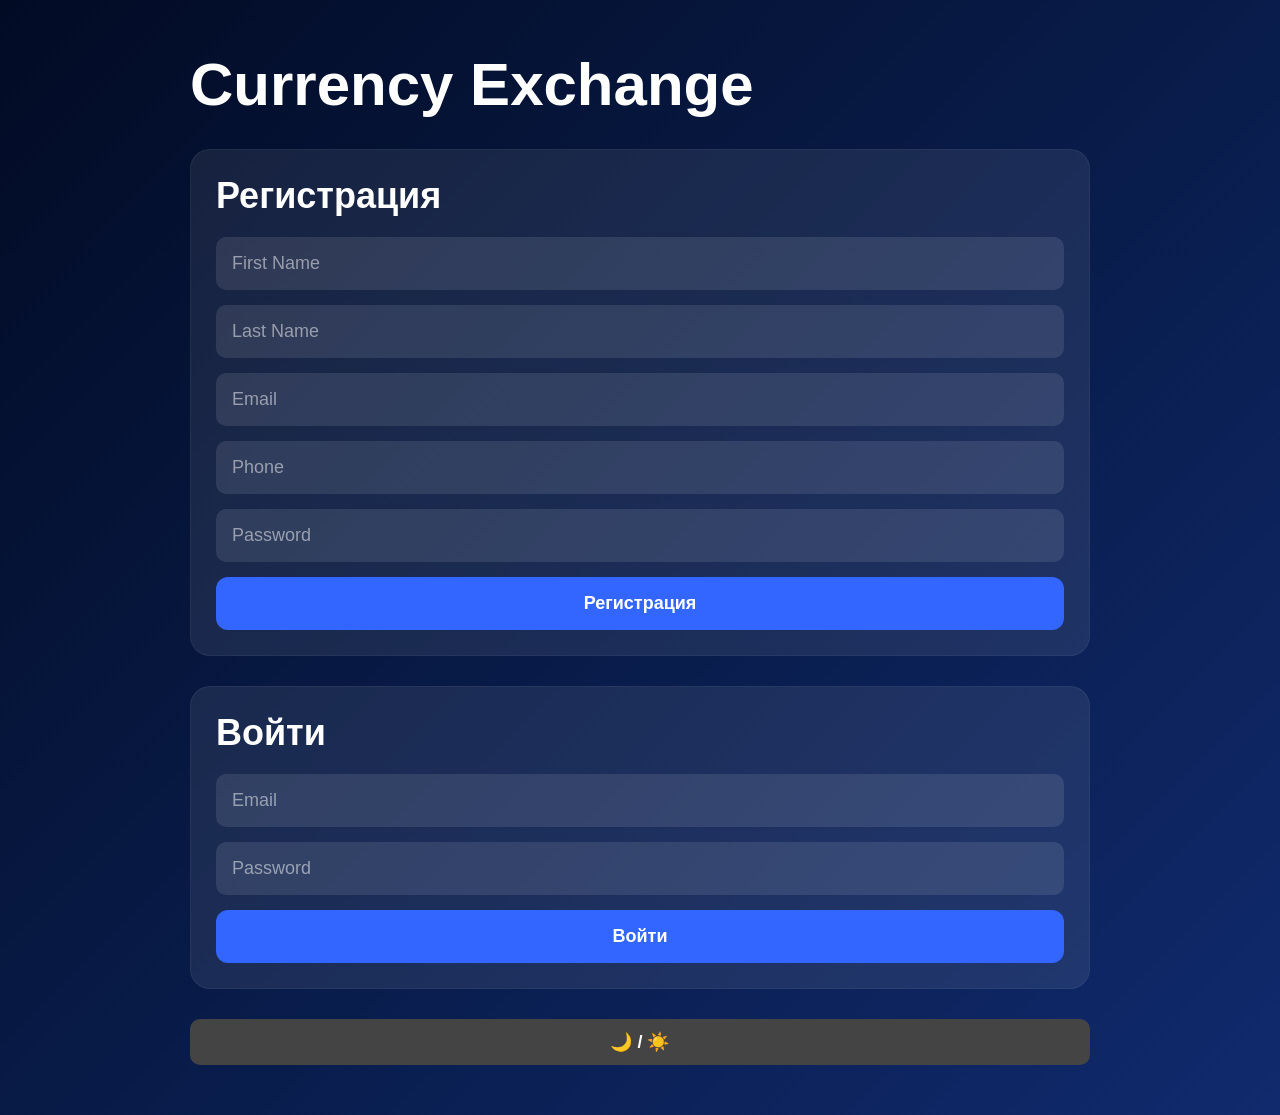
<file: frontend/index.html>
<!doctype html>
<html lang="ru">
  <head>
    <meta charset="UTF-8" />

    <meta name="viewport" content="width=device-width, initial-scale=1.0" />

    <title>Currency Exchange</title>

    <link rel="stylesheet" href="style.css" />
  </head>

  <body>
    <!-- NOTIFICATION -->

    <div id="notification"></div>

    <!-- MAIN -->

    <div class="container">
      <h1>Currency Exchange</h1>

      <!-- REGISTER -->

      <div class="card">
        <h2>Регистрация</h2>

        <input type="text" id="registerFirstName" placeholder="First Name" />

        <input type="text" id="registerLastName" placeholder="Last Name" />

        <input type="email" id="registerEmail" placeholder="Email" />

        <input type="text" id="registerPhone" placeholder="Phone" />

        <input type="password" id="registerPassword" placeholder="Password" />

        <button onclick="registerUser()">Регистрация</button>
      </div>

      <!-- LOGIN -->

      <div class="card">
        <h2>Войти</h2>

        <input type="email" id="loginEmail" placeholder="Email" />

        <input type="password" id="loginPassword" placeholder="Password" />

        <button onclick="loginUser()">Войти</button>
      </div>

      <!-- THEME -->

      <button onclick="toggleTheme()" class="theme-btn">🌙 / ☀️</button>
    </div>

    <script src="app.js"></script>
  </body>
</html>
</file>
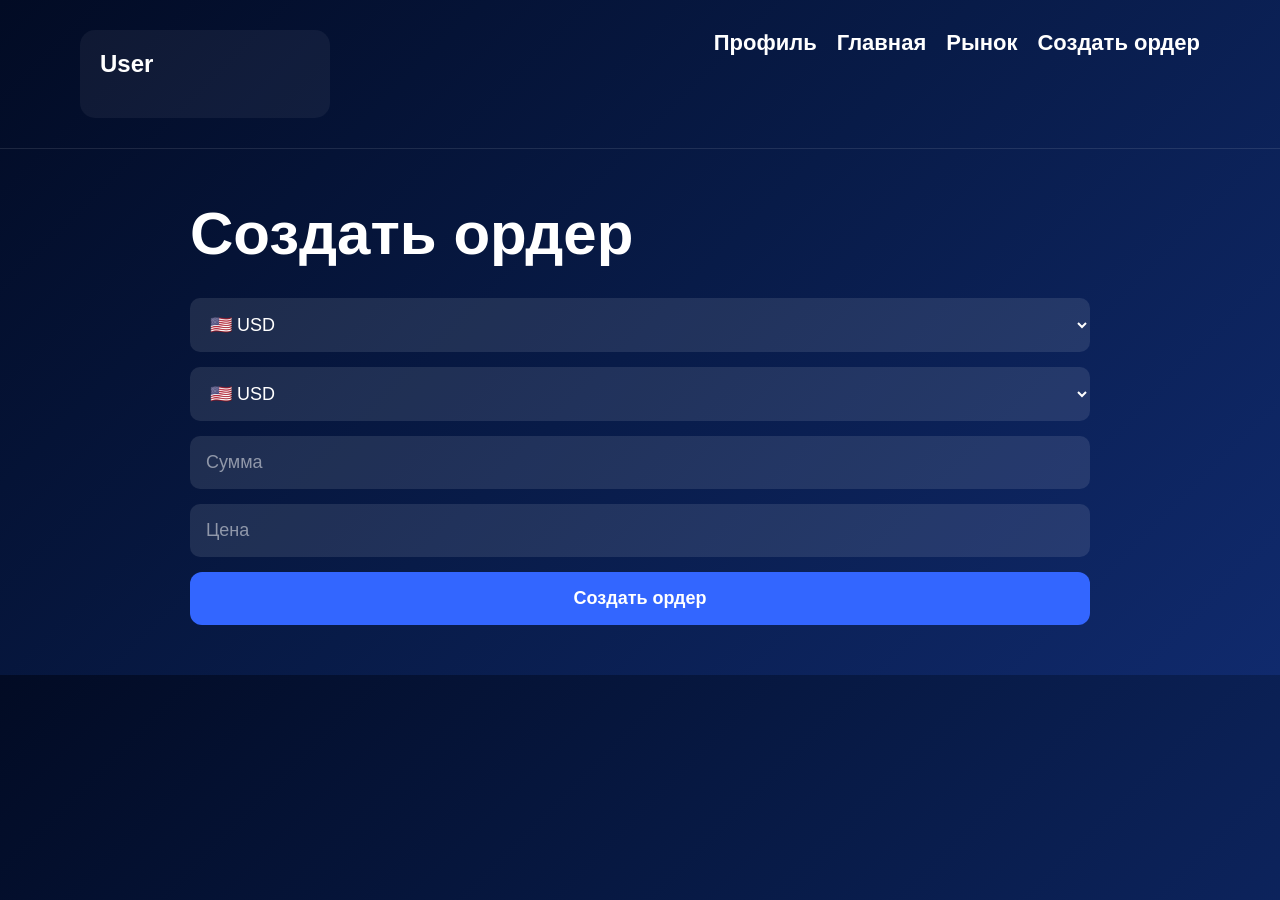
<file: frontend/create-order.html>
<!doctype html>
<html lang="ru">
  <head>
    <meta charset="UTF-8" />

    <meta name="viewport" content="width=device-width, initial-scale=1.0" />

    <title>Создать ордер</title>

    <link rel="stylesheet" href="style.css" />
  </head>

  <body>
    <div id="notification"></div>
    <div class="navbar">
      <div id="walletInfo">
        <h2 id="userInfo">User</h2>

        <div id="balances"></div>
      </div>

      <div class="nav-buttons">
        <a href="profile.html">Профиль</a>
        <a href="dashboard.html"> Главная </a>

        <a href="market.html"> Рынок </a>

        <a href="create-order.html"> Создать ордер </a>
      </div>
    </div>

    <div class="container">
      <h1>Создать ордер</h1>
      <!-- 
      <input type="number" id="sellerId" placeholder="Seller ID" /> -->

      <select id="sellCurrency">
        <option value="1">🇺🇸 USD</option>

        <option value="2">🇪🇺 EUR</option>

        <option value="3">🇷🇺 RUB</option>
      </select>

      <select id="buyCurrency">
        <option value="1">🇺🇸 USD</option>

        <option value="2">🇪🇺 EUR</option>

        <option value="3">🇷🇺 RUB</option>
      </select>

      <input type="number" id="marketAmount" placeholder="Сумма" />

      <input type="number" id="marketPrice" placeholder="Цена" />

      <button onclick="createMarketOrder()">Создать ордер</button>
    </div>

    <script src="create-order.js"></script>
  </body>
</html>
</file>
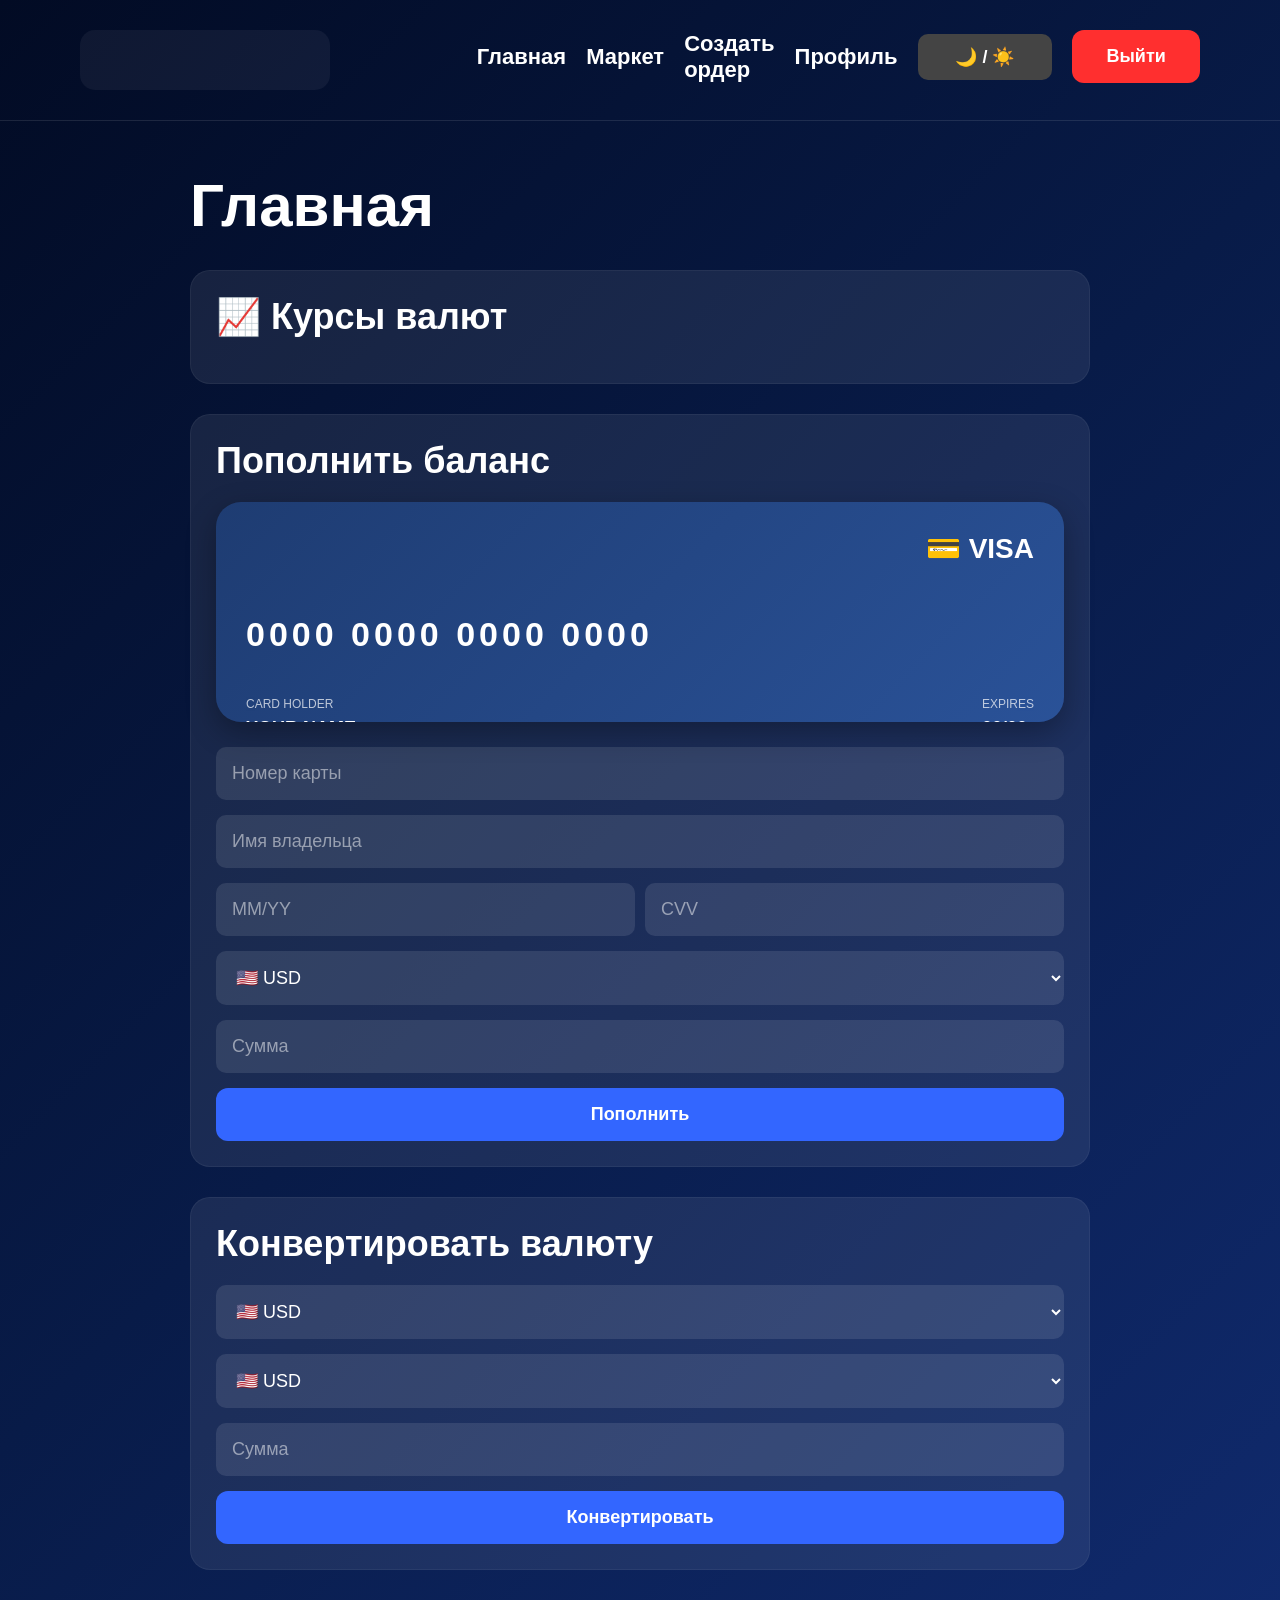
<file: frontend/dashboard.html>
<!doctype html>
<html lang="ru">
  <head>
    <meta charset="UTF-8" />

    <meta name="viewport" content="width=device-width, initial-scale=1.0" />

    <title>Главная</title>

    <link rel="stylesheet" href="style.css" />
  </head>

  <body>
    <div id="notification"></div>
    <!-- NAVBAR -->

    <div class="navbar">
      <div id="walletInfo">
        <h2 id="userInfo"></h2>

        <div id="balances"></div>
      </div>

      <div class="nav-buttons">
        <a href="dashboard.html"> Главная </a>

        <a href="market.html"> Маркет </a>

        <a href="create-order.html"> Создать ордер </a>

        <a href="profile.html"> Профиль </a>
        <button onclick="toggleTheme()" class="theme-btn">🌙 / ☀️</button>
        <button onclick="logout()" class="logout-btn">Выйти</button>
      </div>
    </div>

    <!-- MAIN -->

    <div class="container">
      <h1>Главная</h1>
      <div class="card" id="ratesCard">
        <span></span>
        <h2>📈 Курсы валют</h2>

        <div id="rates"></div>
      </div>
      <!-- TOP UP -->

      <div class="card">
        <h2>Пополнить баланс</h2>
        <div class="bank-card">
          <div class="card-top">
            <span> 💳 VISA </span>
          </div>

          <div class="card-number" id="previewCardNumber">
            0000 0000 0000 0000
          </div>

          <div class="card-bottom">
            <div>
              <small> CARD HOLDER </small>

              <p id="previewCardName">YOUR NAME</p>
            </div>

            <div>
              <small> EXPIRES </small>

              <p id="previewCardDate">00/00</p>
            </div>
          </div>
        </div>
        <input type="text" id="cardNumber" placeholder="Номер карты" />

        <input type="text" id="cardName" placeholder="Имя владельца" />

        <div class="card-row">
          <input type="text" id="cardDate" placeholder="MM/YY" />

          <input type="password" id="cardCvv" placeholder="CVV" />
        </div>

        <select id="topupCurrencyId">
          <option value="1">🇺🇸 USD</option>

          <option value="2">🇪🇺 EUR</option>

          <option value="3">🇷🇺 RUB</option>
        </select>

        <input type="number" id="topupAmount" placeholder="Сумма" />

        <button onclick="topUp()">Пополнить</button>
      </div>
      <!-- CONVERT -->

      <div class="card">
        <h2>Конвертировать валюту</h2>

        <select id="fromCurrency">
          <option value="1">🇺🇸 USD</option>

          <option value="2">🇪🇺 EUR</option>

          <option value="3">🇷🇺 RUB</option>
        </select>

        <select id="toCurrency">
          <option value="1">🇺🇸 USD</option>

          <option value="2">🇪🇺 EUR</option>

          <option value="3">🇷🇺 RUB</option>
        </select>

        <input type="number" id="convertAmount" placeholder="Сумма" />

        <button onclick="convertCurrency()">Конвертировать</button>
      </div>
    </div>

    <script src="dashboard.js"></script>
  </body>
</html>
</file>
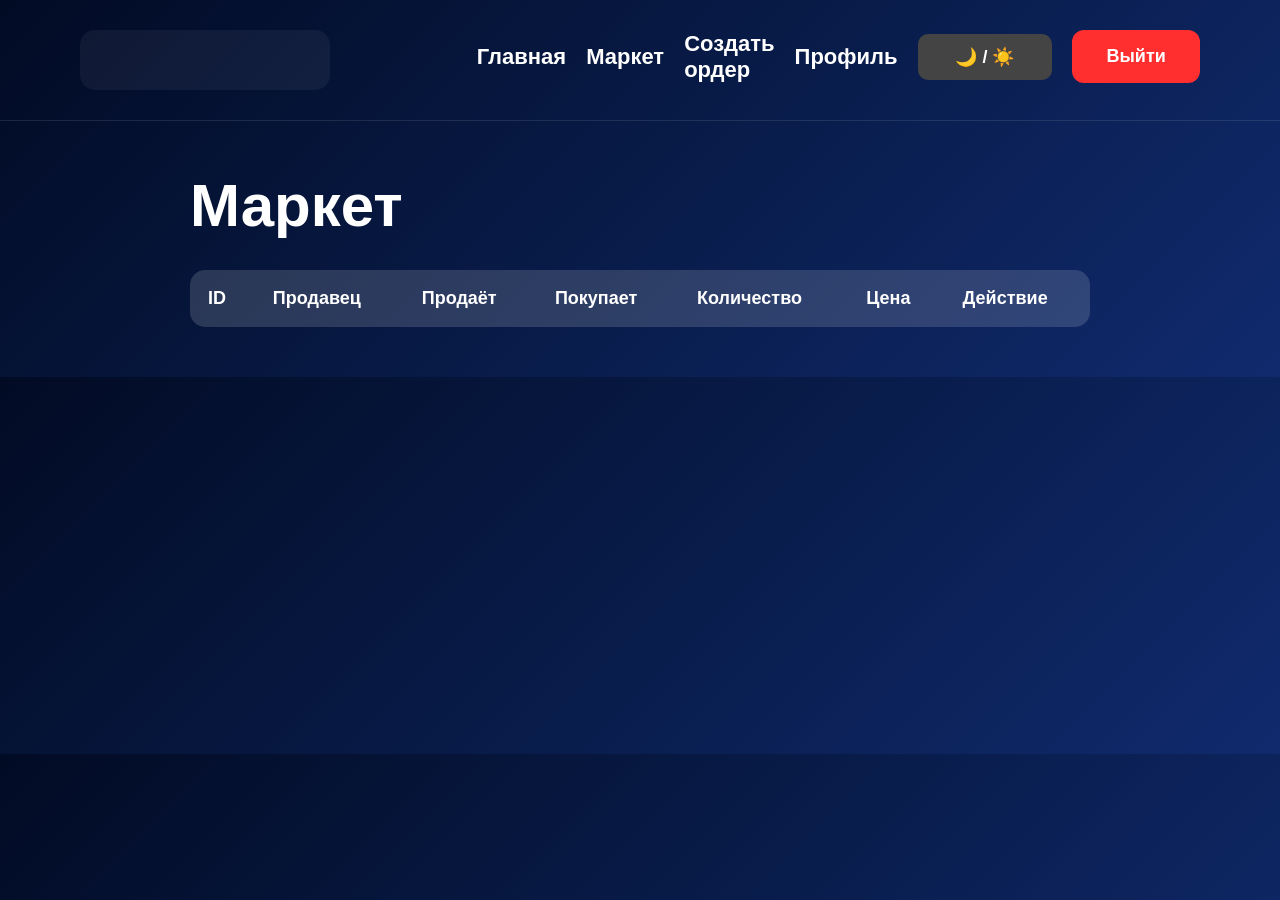
<file: frontend/market.html>
<!doctype html>
<html lang="ru">
  <head>
    <meta charset="UTF-8" />

    <meta name="viewport" content="width=device-width, initial-scale=1.0" />

    <title>Маркет</title>

    <link rel="stylesheet" href="style.css" />
  </head>

  <body>
    <div id="notification"></div>
    <!-- NAVBAR -->

    <div class="navbar">
      <div id="walletInfo">
        <h2 id="userInfo"></h2>

        <div id="balances"></div>
      </div>

      <div class="nav-buttons">
        <a href="dashboard.html"> Главная </a>

        <a href="market.html"> Маркет </a>

        <a href="create-order.html"> Создать ордер </a>

        <a href="profile.html"> Профиль </a>
        <button onclick="toggleTheme()" class="theme-btn">🌙 / ☀️</button>
        <button onclick="logout()" class="logout-btn">Выйти</button>
      </div>
    </div>

    <!-- MAIN -->

    <div class="container">
      <h1>Маркет</h1>

      <!-- TABLE -->

      <table class="market-table">
        <thead>
          <tr>
            <th>ID</th>
            <th>Продавец</th>
            <th>Продаёт</th>
            <th>Покупает</th>
            <th>Количество</th>
            <th>Цена</th>
            <th>Действие</th>
          </tr>
        </thead>

        <tbody id="orders"></tbody>
      </table>

      <!-- BUY ORDER -->

      <!-- <div class="card">
        <h2>Купить ордер</h2>

        <input type="number" id="orderId" placeholder="ID ордера" />

        <button onclick="buyMarketOrder()">Купить ордер</button>
      </div> -->
    </div>
    <!-- PASSWORD MODAL -->

    <div id="passwordModal" class="modal">
      <div class="modal-content">
        <h2>🔐 Подтверждение</h2>

        <p id="modalText">Введите пароль</p>

        <input type="password" id="modalPassword" placeholder="Пароль" />

        <div class="modal-buttons">
          <button onclick="closePasswordModal()" class="logout-btn">
            Отмена
          </button>

          <button onclick="confirmPassword()">Подтвердить</button>
        </div>
      </div>
    </div>
    <script src="market.js"></script>
  </body>
</html>
</file>
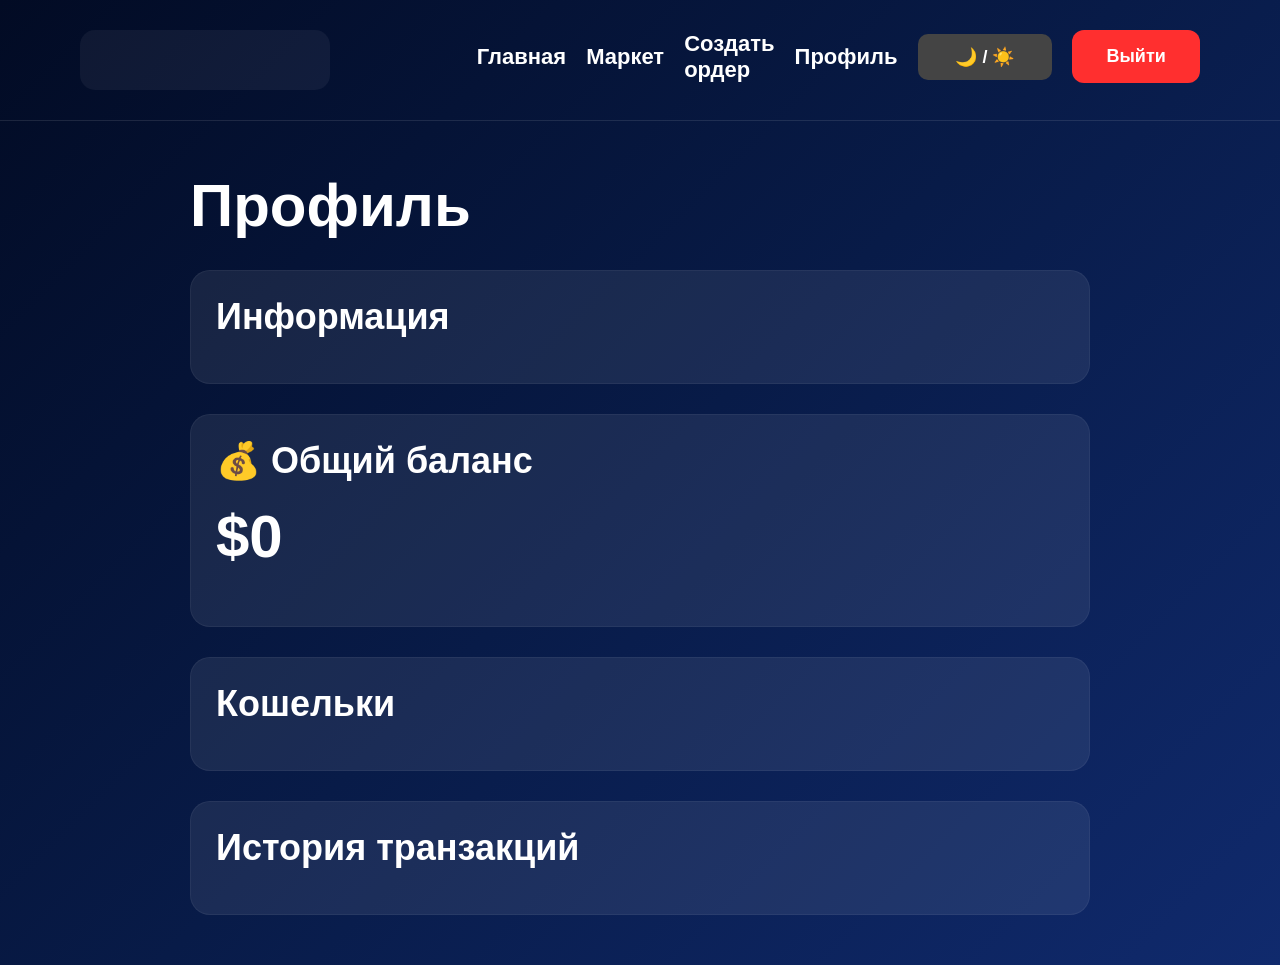
<file: frontend/profile.html>
<!doctype html>
<html lang="ru">
  <head>
    <meta charset="UTF-8" />

    <meta name="viewport" content="width=device-width, initial-scale=1.0" />

    <title>Профиль</title>

    <link rel="stylesheet" href="style.css" />
  </head>

  <body>
    <div id="notification"></div>
    <!-- NAVBAR -->

    <div class="navbar">
      <div id="walletInfo">
        <h2 id="userInfo"></h2>

        <p id="email"></p>

        <div id="balances"></div>
      </div>

      <div class="nav-buttons">
        <a href="dashboard.html"> Главная </a>

        <a href="market.html"> Маркет </a>

        <a href="create-order.html"> Создать ордер </a>

        <a href="profile.html"> Профиль </a>
        <button onclick="toggleTheme()" class="theme-btn">🌙 / ☀️</button>
        <button onclick="logout()" class="logout-btn">Выйти</button>
      </div>
    </div>

    <!-- PROFILE -->

    <div class="container">
      <h1>Профиль</h1>

      <!-- INFO -->

      <div class="card">
        <h2>Информация</h2>

        <p id="profileId"></p>

        <p id="profileName"></p>

        <p id="profileEmail"></p>
      </div>

      <!-- WALLETS -->

      <div class="card">
        <h2>💰 Общий баланс</h2>

        <h1 id="totalBalance">$0</h1>
      </div>

      <div class="card">
        <h2>Кошельки</h2>

        <div id="wallets"></div>
      </div>
      <!-- TRANSACTIONS -->

      <div class="card">
        <h2>История транзакций</h2>

        <div id="transactions"></div>
      </div>
    </div>

    <script src="profile.js"></script>
  </body>
</html>
</file>
<file: frontend/style.css>
* {
  margin: 0;
  padding: 0;
  box-sizing: border-box;
}

body {
  background: linear-gradient(135deg, #020b24, #081b48, #102a6d);
  color: white;
  font-family: Arial, sans-serif;

  transition: 0.3s;
}

/* LIGHT MODE */

.light-mode {
  background: #f5f5f5;
  color: black;
}

.light-mode .card {
  background: white;
  color: black;
}

.light-mode .navbar {
  background: white;
}

.light-mode input,
.light-mode select {
  background: #eee;
  color: black;
}

.light-mode input::placeholder {
  color: #444;
}

.light-mode .market-table {
  background: white;
  color: black;
}

.light-mode .market-table th {
  background: #eee;
  color: black;
}

.light-mode .market-table td {
  color: black;
}

.light-mode #walletInfo {
  background: #eee;
  color: black;
}

.light-mode .nav-buttons a {
  color: black;
}

.light-mode .nav-buttons a:hover {
  color: #3366ff;
}

.light-mode h1,
.light-mode h2,
.light-mode p,
.light-mode td,
.light-mode th {
  color: black;
}

/* NAVBAR */

.navbar {
  display: flex;

  justify-content: space-between;

  align-items: flex-start;

  padding: 30px 80px;

  border-bottom: 1px solid rgba(255, 255, 255, 0.1);
}

.nav-buttons {
  display: flex;

  align-items: center;

  gap: 20px;
}

.nav-buttons a {
  color: white;

  text-decoration: none;

  font-size: 22px;

  font-weight: bold;

  transition: 0.3s;
}

.nav-buttons a:hover {
  color: #4f7cff;
}

/* WALLET */

#walletInfo {
  background: rgba(255, 255, 255, 0.05);

  padding: 20px;

  border-radius: 15px;

  min-width: 250px;
}

#walletInfo h2 {
  margin-bottom: 20px;
}

#walletInfo p {
  margin-bottom: 12px;

  font-size: 18px;
}

/* CONTAINER */

.container {
  width: 900px;

  margin: 50px auto;
}

.container h1 {
  font-size: 60px;

  margin-bottom: 30px;
}

/* CARD */

.card {
  background: rgba(255, 255, 255, 0.08);

  padding: 25px;

  border-radius: 20px;

  margin-bottom: 30px;

  border: 1px solid rgba(255, 255, 255, 0.05);

  transition: 0.3s;
}

.card h2 {
  margin-bottom: 20px;

  font-size: 36px;
}

/* INPUTS */

input,
select {
  width: 100%;

  padding: 16px;

  margin-bottom: 15px;

  border: none;

  border-radius: 10px;

  background: rgba(255, 255, 255, 0.1);

  color: white;

  font-size: 18px;
}

input::placeholder {
  color: rgba(255, 255, 255, 0.5);
}

/* BUTTONS */

button {
  width: 100%;

  padding: 16px;

  border: none;

  border-radius: 12px;

  background: #3366ff;

  color: white;

  font-size: 18px;

  font-weight: bold;

  cursor: pointer;

  transition: 0.3s;
}

button:hover {
  background: #4f7cff;
}

/* LOGOUT */

.logout-btn {
  background: #ff2f2f;
}

.logout-btn:hover {
  background: #ff4b4b;
}

/* THEME BUTTON */

.theme-btn {
  background: #444;

  color: white;

  border: none;

  padding: 12px 20px;

  border-radius: 10px;

  cursor: pointer;

  font-size: 18px;
}

/* MARKET TABLE */

.market-table {
  width: 100%;

  border-collapse: collapse;

  margin-bottom: 30px;

  background: rgba(255, 255, 255, 0.05);

  border-radius: 15px;

  overflow: hidden;
}

.market-table th {
  background: rgba(255, 255, 255, 0.1);

  padding: 18px;

  text-align: left;

  font-size: 18px;
}

.market-table td {
  padding: 16px;

  border-bottom: 1px solid rgba(255, 255, 255, 0.05);

  font-size: 16px;
}

.market-table tr:hover {
  background: rgba(255, 255, 255, 0.05);
}

/* NOTIFICATION */

#notification {
  position: fixed;

  top: 30px;

  right: 30px;

  background: #2ecc71;

  color: white;

  padding: 18px 28px;

  border-radius: 12px;

  font-size: 18px;

  opacity: 0;

  transform: translateY(-20px);

  transition: 0.3s;

  z-index: 9999;
}

#notification.show {
  opacity: 1;

  transform: translateY(0);
}

/* CARD ROW */

.card-row {
  display: flex;

  gap: 10px;
}

.card-row input {
  width: 100%;
}
/* BANK CARD */

.bank-card {
  width: 100%;

  height: 220px;

  background: linear-gradient(135deg, #1e3c72, #2a5298);

  border-radius: 25px;

  padding: 30px;

  margin-bottom: 25px;

  position: relative;

  overflow: hidden;

  box-shadow: 0 10px 30px rgba(0, 0, 0, 0.3);
}

.card-top {
  display: flex;

  justify-content: flex-end;

  font-size: 28px;

  font-weight: bold;
}

.card-number {
  margin-top: 50px;

  font-size: 34px;

  letter-spacing: 4px;

  font-weight: bold;
}

.card-bottom {
  display: flex;

  justify-content: space-between;

  margin-top: 40px;
}

.card-bottom small {
  opacity: 0.7;

  font-size: 12px;
}

.card-bottom p {
  margin-top: 6px;

  font-size: 18px;

  font-weight: bold;
}
#ratesCard {
  min-width: 280px;
}

#rates {
  margin-top: 15px;
}

#rates p {
  margin-bottom: 10px;
  font-size: 16px;
}
.rates-card {
  margin-bottom: 30px;
}

.rates-grid {
  display: flex;
  gap: 15px;
  flex-wrap: wrap;
}

.rate-box {
  background: rgba(255, 255, 255, 0.08);
  padding: 20px;
  border-radius: 15px;
  min-width: 220px;
}

.rate-box h3 {
  margin-bottom: 10px;
}

.rate-value {
  font-size: 28px;
  font-weight: bold;
}
/* RATE CARDS */

#rates {
  display: flex;
  gap: 15px;
  flex-wrap: wrap;
  margin-top: 15px;
}

.rate-card {
  width: 220px;

  padding: 20px;

  border-radius: 18px;

  background: linear-gradient(135deg, #111a38, #1d2d5e);

  border: 1px solid rgba(255, 255, 255, 0.1);

  transition: 0.3s;

  cursor: pointer;
}

.rate-card:hover {
  transform: translateY(-5px);

  box-shadow: 0 0 25px rgba(46, 204, 113, 0.3);
}

.rate-title {
  font-size: 18px;

  font-weight: bold;

  margin-bottom: 15px;
}

.rate-price {
  font-size: 38px;

  font-weight: bold;

  margin-bottom: 10px;
}

.rate-change {
  font-size: 16px;

  font-weight: bold;
}

.positive {
  color: #2ecc71;
}

.rate-chart {
  height: 50px;
  margin-top: 15px;
  position: relative;
}

.rate-chart span {
  display: block;
  width: 100%;
  height: 100%;

  background: linear-gradient(transparent 60%, rgba(46, 204, 113, 0.15));

  clip-path: polygon(
    0% 80%,
    10% 70%,
    20% 75%,
    30% 50%,
    40% 60%,
    50% 30%,
    60% 40%,
    70% 20%,
    80% 35%,
    90% 10%,
    100% 0%
  );

  border-bottom: 2px solid #2ecc71;
}

/* FAKE GRAPH */

.rate-chart {
  margin-top: 15px;

  height: 60px;

  position: relative;

  overflow: hidden;
}

.rate-chart span {
  display: block;

  width: 100%;

  height: 100%;

  background: linear-gradient(to top, rgba(46, 204, 113, 0.25), transparent);

  clip-path: polygon(
    0% 90%,
    10% 80%,
    20% 85%,
    30% 55%,
    40% 65%,
    50% 35%,
    60% 45%,
    70% 25%,
    80% 40%,
    90% 10%,
    100% 0%
  );

  border-bottom: 2px solid #2ecc71;
}
/* PASSWORD MODAL */

.modal {
  display: none;

  position: fixed;

  top: 0;
  left: 0;

  width: 100%;
  height: 100%;

  background: rgba(0, 0, 0, 0.7);

  justify-content: center;
  align-items: center;

  z-index: 9999;
}

.modal-content {
  width: 400px;

  padding: 30px;

  border-radius: 20px;

  background: #111a38;

  text-align: center;
}

.modal-content h2 {
  margin-bottom: 20px;
}

.modal-content p {
  margin-bottom: 20px;
}

.modal-buttons {
  display: flex;

  gap: 10px;

  margin-top: 20px;
}
/* TRANSACTION CARD */

.transaction-card {
  background: rgba(255, 255, 255, 0.06);

  border-radius: 20px;

  padding: 20px;

  margin-bottom: 20px;

  border: 1px solid rgba(255, 255, 255, 0.05);

  transition: 0.3s;
}

.transaction-card:hover {
  transform: translateY(-3px);

  box-shadow: 0 0 25px rgba(79, 124, 255, 0.2);
}

.transaction-header {
  display: flex;

  justify-content: space-between;

  align-items: center;

  margin-bottom: 20px;
}

.transaction-type {
  font-size: 22px;

  font-weight: bold;
}

.transaction-time {
  opacity: 0.7;

  font-size: 14px;
}

.transaction-body {
  display: grid;

  grid-template-columns: repeat(5, 1fr);

  gap: 15px;
}

.transaction-body strong {
  display: block;

  margin-bottom: 8px;
}
@media (max-width: 768px) {
  .navbar {
    flex-direction: column;

    padding: 20px;
  }

  .nav-buttons {
    width: 100%;

    flex-wrap: wrap;

    justify-content: center;
  }

  .container {
    width: 95%;
  }

  .container h1 {
    font-size: 40px;
  }

  .card h2 {
    font-size: 24px;
  }

  .market-table {
    font-size: 12px;
  }

  .market-table th,
  .market-table td {
    padding: 8px;
  }

  .transaction-body {
    grid-template-columns: 1fr;
  }

  #rates {
    grid-template-columns: 1fr;
  }

  button {
    width: 100%;
  }
}
</file>
